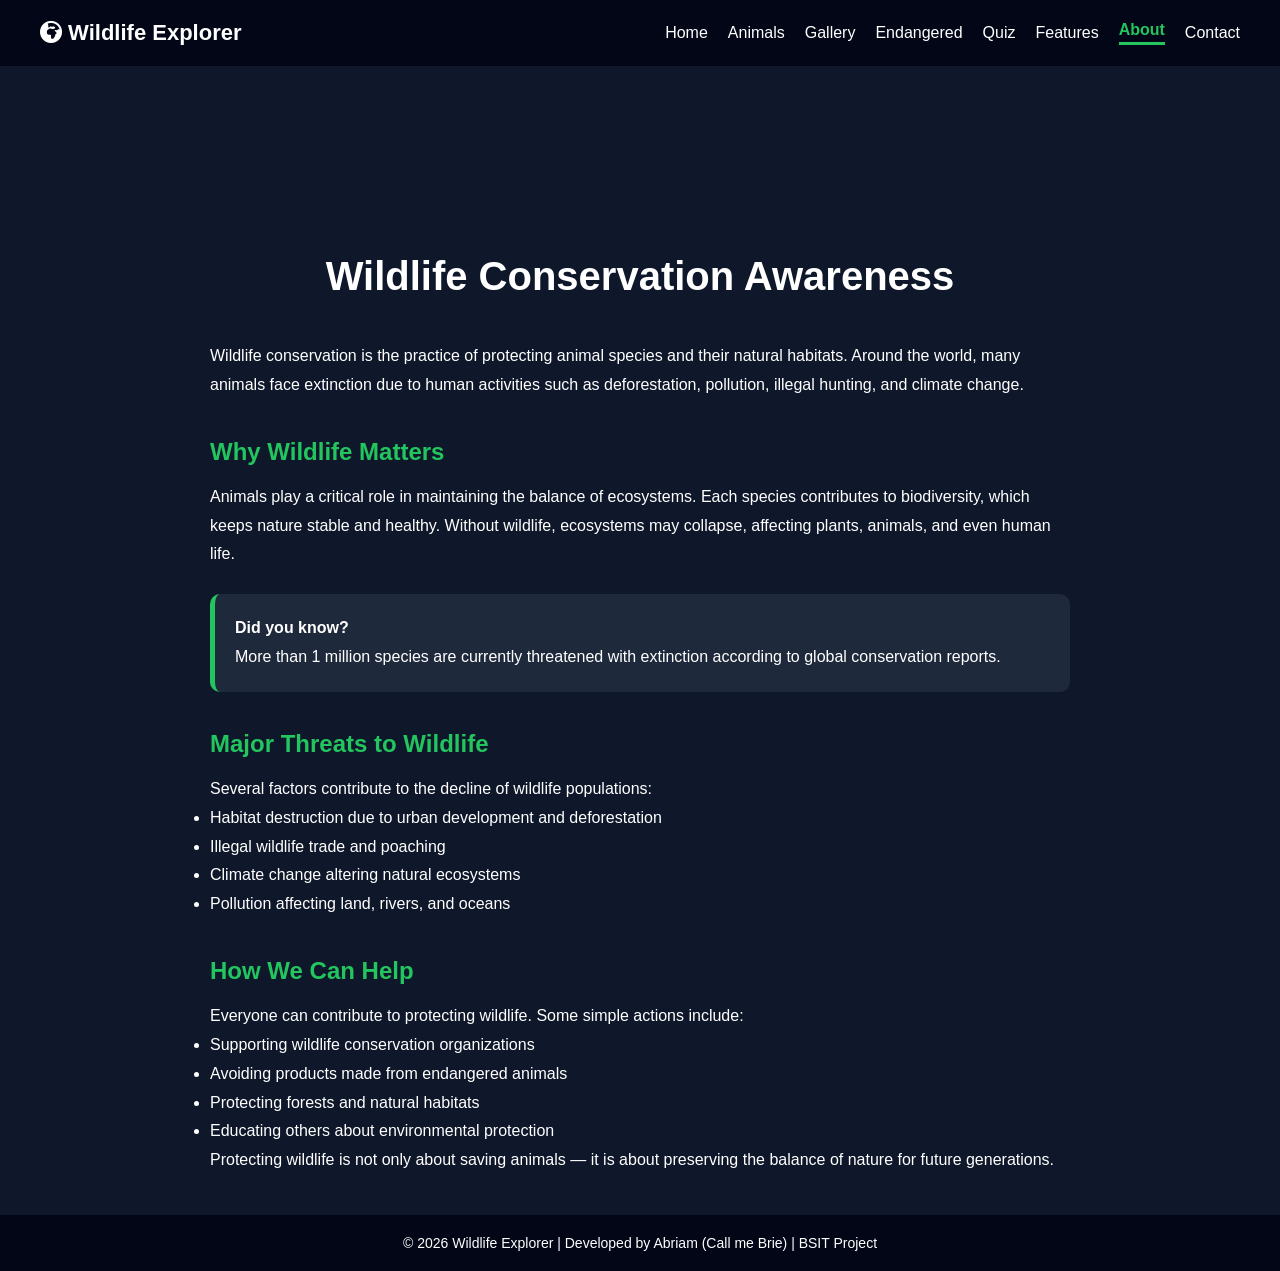
<file: about.html>
<!DOCTYPE html>
<html lang="en">

<head>

<meta charset="UTF-8">
<meta name="viewport" content="width=device-width, initial-scale=1.0">
<title>Wildlife Conservation | Wildlife Explorer</title>

<link rel="stylesheet" href="style.css">
<link rel="stylesheet" href="https://cdnjs.cloudflare.com/ajax/libs/font-awesome/6.5.0/css/all.min.css">

</head>

<body>

<header>

<h1><i class="fas fa-earth-africa"></i> Wildlife Explorer</h1>

<!-- MOBILE MENU BUTTON -->
<button class="menu-toggle">
<i class="fas fa-bars"></i>
</button>

<nav class="nav-links">

<a href="index.html">Home</a>
<a href="animals.html">Animals</a>
<a href="gallery.html">Gallery</a>
<a href="endangered.html">Endangered</a>
<a href="quiz.html">Quiz</a>
<a href="features.html">Features</a>
<a href="about.html" class="active">About</a>
<a href="contact.html">Contact</a>

</nav>

</header>


<section class="article-container">

<h1>Wildlife Conservation Awareness</h1>

<p>
Wildlife conservation is the practice of protecting animal species and their natural habitats.
Around the world, many animals face extinction due to human activities such as deforestation,
pollution, illegal hunting, and climate change.
</p>

<h2>Why Wildlife Matters</h2>

<p>
Animals play a critical role in maintaining the balance of ecosystems.
Each species contributes to biodiversity, which keeps nature stable and healthy.
Without wildlife, ecosystems may collapse, affecting plants, animals, and even human life.
</p>

<div class="highlight">

<strong>Did you know?</strong><br>
More than 1 million species are currently threatened with extinction according to global conservation reports.

</div>

<h2>Major Threats to Wildlife</h2>

<p>Several factors contribute to the decline of wildlife populations:</p>

<ul>

<li>Habitat destruction due to urban development and deforestation</li>
<li>Illegal wildlife trade and poaching</li>
<li>Climate change altering natural ecosystems</li>
<li>Pollution affecting land, rivers, and oceans</li>

</ul>

<h2>How We Can Help</h2>

<p>Everyone can contribute to protecting wildlife. Some simple actions include:</p>

<ul>

<li>Supporting wildlife conservation organizations</li>
<li>Avoiding products made from endangered animals</li>
<li>Protecting forests and natural habitats</li>
<li>Educating others about environmental protection</li>

</ul>

<p>
Protecting wildlife is not only about saving animals — it is about preserving the balance of nature for future generations.
</p>

</section>


<footer>
<p>© 2026 Wildlife Explorer | Developed by Abriam (Call me Brie) | BSIT Project</p>
</footer>


<script>

/* MOBILE MENU */

const menuToggle = document.querySelector(".menu-toggle");
const navLinks = document.querySelector(".nav-links");

menuToggle.addEventListener("click", () => {
navLinks.classList.toggle("show");
});

</script>

</body>

</html>
</file>
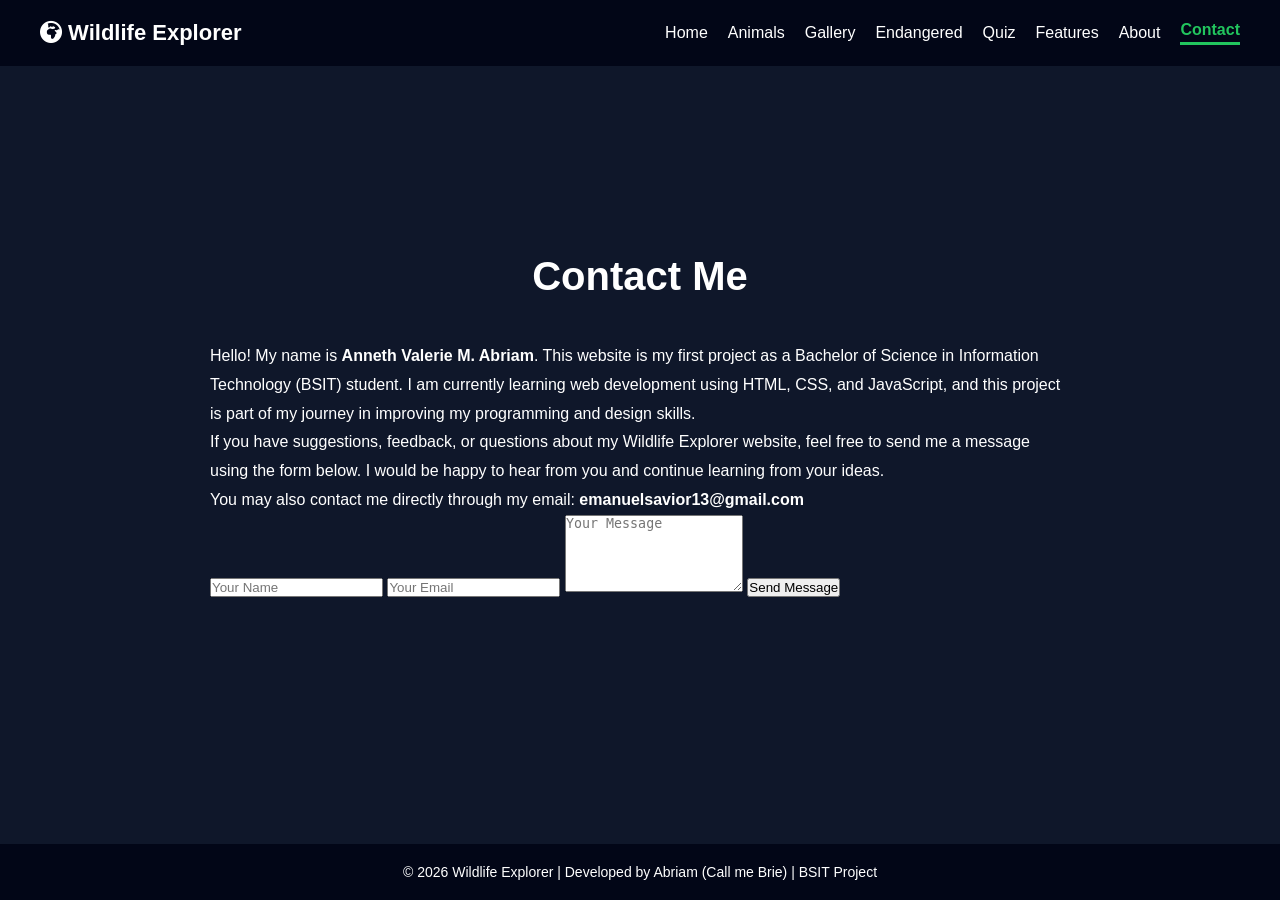
<file: contact.html>
<!DOCTYPE html>
<html lang="en">

<head>

<meta charset="UTF-8">
<meta name="viewport" content="width=device-width, initial-scale=1.0">

<title>Contact | Wildlife Explorer</title>

<link rel="stylesheet" href="style.css">
<link rel="stylesheet" href="https://cdnjs.cloudflare.com/ajax/libs/font-awesome/6.5.0/css/all.min.css">

</head>

<body>

<header>

<h1><i class="fas fa-earth-africa"></i> Wildlife Explorer</h1>

<!-- MOBILE MENU BUTTON -->
<button class="menu-toggle">
<i class="fas fa-bars"></i>
</button>

<nav class="nav-links">

<a href="index.html">Home</a>
<a href="animals.html">Animals</a>
<a href="gallery.html">Gallery</a>
<a href="endangered.html">Endangered</a>
<a href="quiz.html">Quiz</a>
<a href="features.html">Features</a>
<a href="about.html">About</a>
<a href="contact.html" class="active">Contact</a>

</nav>

</header>


<section class="article-container">

<h1>Contact Me</h1>

<p>
Hello! My name is <strong>Anneth Valerie M. Abriam</strong>.
This website is my first project as a Bachelor of Science in Information Technology (BSIT) student.
I am currently learning web development using HTML, CSS, and JavaScript, and this project is part of my journey in improving my programming and design skills.
</p>

<p>
If you have suggestions, feedback, or questions about my Wildlife Explorer website,
feel free to send me a message using the form below.
I would be happy to hear from you and continue learning from your ideas.
</p>

<p>
You may also contact me directly through my email:
<strong>emanuelsavior13@gmail.com</strong>
</p>


<form action="https://formspree.io/f/xeelypjr" method="POST">

<input type="text" name="name" placeholder="Your Name" required>

<input type="email" name="email" placeholder="Your Email" required>

<textarea name="message" placeholder="Your Message" rows="5" required></textarea>

<button type="submit">Send Message</button>

</form>

<p id="successMessage"></p>

</section>


<footer>
<p>© 2026 Wildlife Explorer | Developed by Abriam (Call me Brie) | BSIT Project</p>
</footer>


<script>

/* MOBILE MENU */

const menuToggle = document.querySelector(".menu-toggle");
const navLinks = document.querySelector(".nav-links");

menuToggle.addEventListener("click", () => {
navLinks.classList.toggle("show");
});

</script>

</body>
</html>
</file>
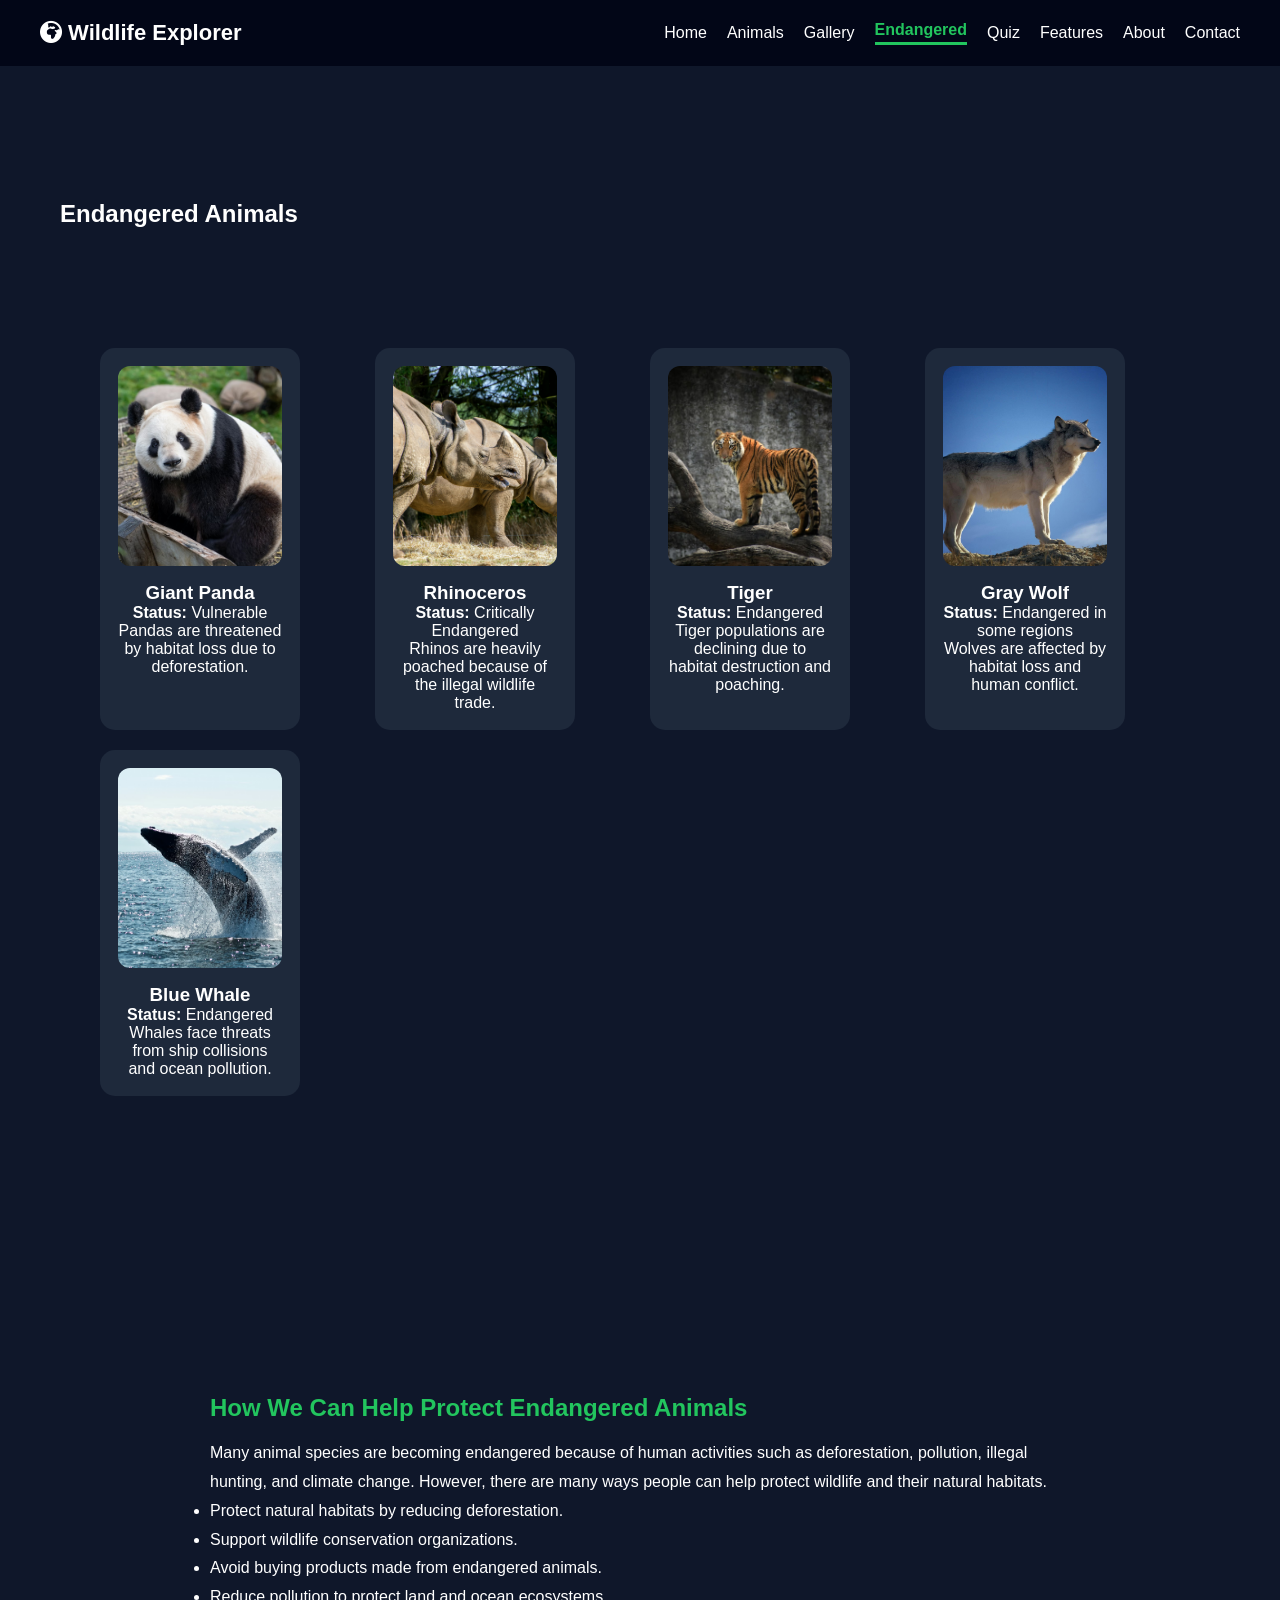
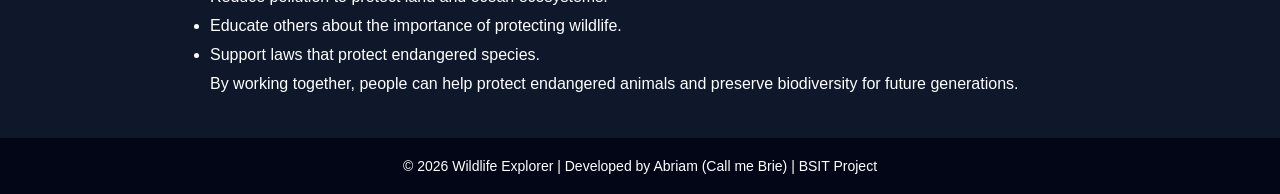
<file: endangered.html>
<!DOCTYPE html>
<html lang="en">

<head>

<meta charset="UTF-8">
<meta name="viewport" content="width=device-width, initial-scale=1.0">

<title>Endangered Animals | Wildlife Explorer</title>

<link rel="stylesheet" href="style.css">
<link rel="stylesheet" href="https://cdnjs.cloudflare.com/ajax/libs/font-awesome/6.5.0/css/all.min.css">

</head>

<body>

<header>

<h1><i class="fas fa-earth-africa"></i> Wildlife Explorer</h1>

<!-- MOBILE MENU BUTTON -->
<button class="menu-toggle">
<i class="fas fa-bars"></i>
</button>

<nav class="nav-links">

<a href="index.html">Home</a>
<a href="animals.html">Animals</a>
<a href="gallery.html">Gallery</a>
<a href="endangered.html" class="active">Endangered</a>
<a href="quiz.html">Quiz</a>
<a href="features.html">Features</a>
<a href="about.html">About</a>
<a href="contact.html">Contact</a>

</nav>

</header>


<section class="animal-section">

<h2>Endangered Animals</h2>

<div class="animals">

<div class="animal-card">
<img src="images/panda.avif" alt="Giant Panda" loading="lazy">
<h3>Giant Panda</h3>
<p><strong>Status:</strong> Vulnerable</p>
<p>Pandas are threatened by habitat loss due to deforestation.</p>
</div>

<div class="animal-card">
<img src="images/rhinoceros.avif" alt="Rhinoceros" loading="lazy">
<h3>Rhinoceros</h3>
<p><strong>Status:</strong> Critically Endangered</p>
<p>Rhinos are heavily poached because of the illegal wildlife trade.</p>
</div>

<div class="animal-card">
<img src="images/tiger.avif" alt="Tiger" loading="lazy">
<h3>Tiger</h3>
<p><strong>Status:</strong> Endangered</p>
<p>Tiger populations are declining due to habitat destruction and poaching.</p>
</div>

<div class="animal-card">
<img src="images/graywolf.avif" alt="Gray Wolf" loading="lazy">
<h3>Gray Wolf</h3>
<p><strong>Status:</strong> Endangered in some regions</p>
<p>Wolves are affected by habitat loss and human conflict.</p>
</div>

<div class="animal-card">
<img src="images/whale.avif" alt="Blue Whale" loading="lazy">
<h3>Blue Whale</h3>
<p><strong>Status:</strong> Endangered</p>
<p>Whales face threats from ship collisions and ocean pollution.</p>
</div>

</div>

</section>


<section class="article-container">

<h2>How We Can Help Protect Endangered Animals</h2>

<p>
Many animal species are becoming endangered because of human activities such as
deforestation, pollution, illegal hunting, and climate change. However, there are
many ways people can help protect wildlife and their natural habitats.
</p>

<ul>

<li>Protect natural habitats by reducing deforestation.</li>

<li>Support wildlife conservation organizations.</li>

<li>Avoid buying products made from endangered animals.</li>

<li>Reduce pollution to protect land and ocean ecosystems.</li>

<li>Educate others about the importance of protecting wildlife.</li>

<li>Support laws that protect endangered species.</li>

</ul>

<p>
By working together, people can help protect endangered animals and preserve
biodiversity for future generations.
</p>

</section>


<footer>
<p>© 2026 Wildlife Explorer | Developed by Abriam (Call me Brie) | BSIT Project</p>
</footer>


<script>

/* MOBILE MENU */

const menuToggle = document.querySelector(".menu-toggle");
const navLinks = document.querySelector(".nav-links");

menuToggle.addEventListener("click", () => {
navLinks.classList.toggle("show");
});

</script>

</body>
</html>
</file>
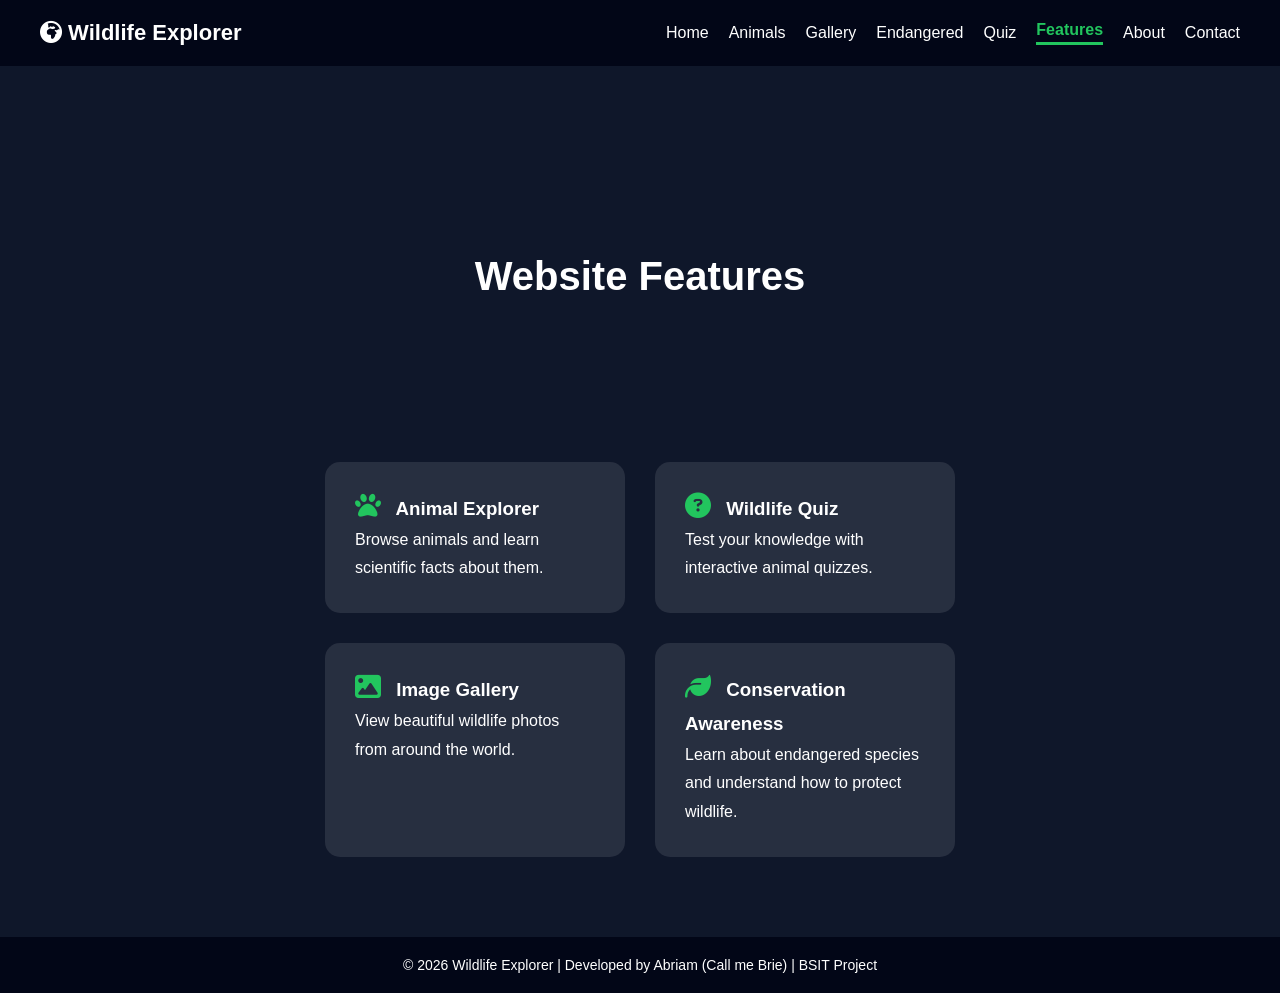
<file: features.html>
<!DOCTYPE html>
<html lang="en">

<head>

<meta charset="UTF-8">
<meta name="viewport" content="width=device-width, initial-scale=1.0">

<title>Website Features | Wildlife Explorer</title>

<link rel="stylesheet" href="style.css">
<link rel="stylesheet" href="https://cdnjs.cloudflare.com/ajax/libs/font-awesome/6.5.0/css/all.min.css">

</head>

<body>

<header>

<h1><i class="fas fa-earth-africa"></i> Wildlife Explorer</h1>

<!-- MOBILE MENU BUTTON -->
<button class="menu-toggle">
<i class="fas fa-bars"></i>
</button>

<nav class="nav-links">

<a href="index.html">Home</a>
<a href="animals.html">Animals</a>
<a href="gallery.html">Gallery</a>
<a href="endangered.html">Endangered</a>
<a href="quiz.html">Quiz</a>
<a href="features.html" class="active">Features</a>
<a href="about.html">About</a>
<a href="contact.html">Contact</a>

</nav>

</header>


<section class="article-container">

<h1>Website Features</h1>

<div class="features">

<div class="card">
<h3><i class="fas fa-paw"></i> Animal Explorer</h3>
<p>Browse animals and learn scientific facts about them.</p>
</div>

<div class="card">
<h3><i class="fas fa-question-circle"></i> Wildlife Quiz</h3>
<p>Test your knowledge with interactive animal quizzes.</p>
</div>

<div class="card">
<h3><i class="fas fa-image"></i> Image Gallery</h3>
<p>View beautiful wildlife photos from around the world.</p>
</div>

<div class="card">
<h3><i class="fas fa-leaf"></i> Conservation Awareness</h3>
<p>Learn about endangered species and understand how to protect wildlife.</p>
</div>

</div>

</section>


<footer>
<p>© 2026 Wildlife Explorer | Developed by Abriam (Call me Brie) | BSIT Project</p>
</footer>


<script>

/* MOBILE MENU */

const menuToggle = document.querySelector(".menu-toggle");
const navLinks = document.querySelector(".nav-links");

menuToggle.addEventListener("click", () => {
navLinks.classList.toggle("show");
});

</script>

</body>
</html>
</file>
<file: style.css>
/* ============================= */
/* GLOBAL SETTINGS */
/* ============================= */

*{
margin:0;
padding:0;
box-sizing:border-box;
}

body{
font-family:Arial, sans-serif;
background:#0f172a;
color:white;
padding-top:80px;
min-height:100vh;
display:flex;
flex-direction:column;
}

main{
flex:1;
}

html{
scroll-behavior:smooth;
}

/* ============================= */
/* HEADER */
/* ============================= */

header{
position:fixed;
top:0;
left:0;
width:100%;
display:flex;
justify-content:space-between;
align-items:center;
padding:20px 40px;
background:#020617;
z-index:1000;
}

header h1{
font-size:22px;
}

/* ============================= */
/* NAVIGATION */
/* ============================= */

.nav-links{
display:flex;
align-items:center;
gap:20px;
}

.nav-links a{
color:white;
text-decoration:none;
font-weight:500;
}

.nav-links a:hover{
color:#22c55e;
}

.nav-links a.active{
color:#22c55e;
font-weight:bold;
border-bottom:3px solid #22c55e;
padding-bottom:3px;
}

/* ============================= */
/* MOBILE MENU BUTTON */
/* ============================= */

.menu-toggle{
display:none;
background:none;
border:none;
color:white;
font-size:22px;
cursor:pointer;
}

/* ============================= */
/* HERO SECTION */
/* ============================= */

.hero{
position:relative;
height:90vh;
overflow:hidden;
display:flex;
justify-content:center;
align-items:center;
text-align:center;
}

.hero video{
position:absolute;
top:0;
left:0;
width:100%;
height:100%;
object-fit:cover;
z-index:-1;
}

/* Dark overlay */

.hero::after{
content:"";
position:absolute;
top:0;
left:0;
width:100%;
height:100%;
background:rgba(0,0,0,0.4);
}

.hero-text{
position:relative;
z-index:2;
padding:20px;
}

.hero-text h2{
font-size:40px;
margin-bottom:10px;
}

.hero-text p{
margin-bottom:20px;
}

/* ============================= */
/* BUTTON */
/* ============================= */

.btn{
padding:12px 25px;
background:#22c55e;
color:white;
text-decoration:none;
border-radius:10px;
transition:0.3s;
}

.btn:hover{
background:#16a34a;
}

/* ============================= */
/* FEATURES */
/* ============================= */

.features{
display:flex;
justify-content:center;
gap:30px;
padding:120px 40px 40px 40px;
flex-wrap:wrap;
}

.card{
background:rgba(255,255,255,0.1);
padding:30px;
border-radius:15px;
max-width:300px;
transition:0.3s;
}

.card:hover{
transform:scale(1.05);
}

.card i{
font-size:26px;
margin-right:10px;
color:#22c55e;
}

/* ============================= */
/* ANIMALS GRID */
/* ============================= */

.animals{
display:grid;
grid-template-columns:repeat(4,1fr);
gap:20px;
padding:120px 40px 40px 40px;
}

.animal-card{
cursor:pointer;
background:#1e293b;
padding:18px;
border-radius:15px;
text-align:center;
transition:0.3s;
min-width:180px;
max-width:200px;
}

.animal-card:hover{
transform:scale(1.08);
}

.animal-card img{
width:100%;
height:200px;
object-fit:cover;
border-radius:12px;
margin-bottom:12px;
}

/* ============================= */
/* GALLERY */
/* ============================= */

.gallery{
display:grid;
grid-template-columns:repeat(3,1fr);
gap:20px;
padding:120px 40px 40px 40px;
}

.gallery img{
width:100%;
border-radius:15px;
cursor:pointer;
transition:0.3s;
}

.gallery img:hover{
transform:scale(1.05);
}

/* ============================= */
/* ARTICLE PAGE */
/* ============================= */

.article-container{
max-width:900px;
margin:auto;
margin-top:120px;
padding:40px 20px;
line-height:1.8;
}

.article-container h1{
text-align:center;
font-size:40px;
margin-bottom:30px;
}

.article-container h2{
margin-top:30px;
margin-bottom:10px;
color:#22c55e;
}

.highlight{
background:#1e293b;
padding:20px;
border-left:5px solid #22c55e;
border-radius:10px;
margin:25px 0;
}

/* ============================= */
/* SLIDER */
/* ============================= */

.animal-section{
padding:120px 60px 60px 60px;
}

.slider-container{
position:relative;
display:flex;
align-items:center;
}

.animal-slider{
display:flex;
overflow-x:auto;
scroll-behavior:smooth;
gap:20px;
}

.animal-slider::-webkit-scrollbar{
display:none;
}

.slide-btn{
position:absolute;
top:50%;
transform:translateY(-50%);
background:#000000aa;
color:white;
border:none;
font-size:30px;
padding:10px 15px;
cursor:pointer;
border-radius:10px;
}

.left{
left:-10px;
}

.right{
right:-10px;
}

/* ============================= */
/* MODAL */
/* ============================= */

.modal{
display:none;
position:fixed;
top:0;
left:0;
width:100%;
height:100%;
background:rgba(0,0,0,0.8);
justify-content:center;
align-items:center;
}

.modal-content{
background:#1e293b;
padding:30px;
border-radius:15px;
max-width:500px;
text-align:center;
}

.close{
font-size:30px;
cursor:pointer;
float:right;
}

/* ============================= */
/* QUIZ */
/* ============================= */

.quiz-wrapper{
display:flex;
justify-content:center;
align-items:center;
min-height:100vh;
padding-top:120px;
padding-bottom:40px;
}

.quiz-container{
background:rgba(0,0,0,0.75);
padding:40px;
border-radius:20px;
width:420px;
text-align:center;
box-shadow:0 0 40px #22c55e;
}

.quiz-container button{
display:block;
width:100%;
margin:10px 0;
padding:12px;
border:none;
border-radius:10px;
background:#22c55e;
color:white;
font-size:16px;
cursor:pointer;
transition:0.3s;
}

.quiz-container button:hover{
background:#16a34a;
}
.quiz-background{
background:url("images/lion.avif") center/cover no-repeat fixed;
}

/* ============================= */
/* FOOTER */
/* ============================= */

footer{
text-align:center;
padding:20px;
background:#020617;
margin-top:auto;
font-size:14px;
}

/* ============================= */
/* MOBILE RESPONSIVE */
/* ============================= */

@media (max-width:768px){

header{
flex-direction:column;
padding:15px;
}

.menu-toggle{
display:block;
margin-top:10px;
}

.nav-links{
display:none;
flex-direction:column;
gap:10px;
margin-top:10px;
}

.nav-links.show{
display:flex;
}

.hero{
height:70vh;
}

.hero-text h2{
font-size:28px;
}

.features{
flex-direction:column;
align-items:center;
padding:100px 20px 20px 20px;
}

.animals{
grid-template-columns:repeat(2,1fr);
padding:100px 20px 20px 20px;
}

.gallery{
grid-template-columns:repeat(2,1fr);
padding:100px 20px 20px 20px;
}

.animal-section{
padding:100px 20px 20px 20px;
}

}
</file>
